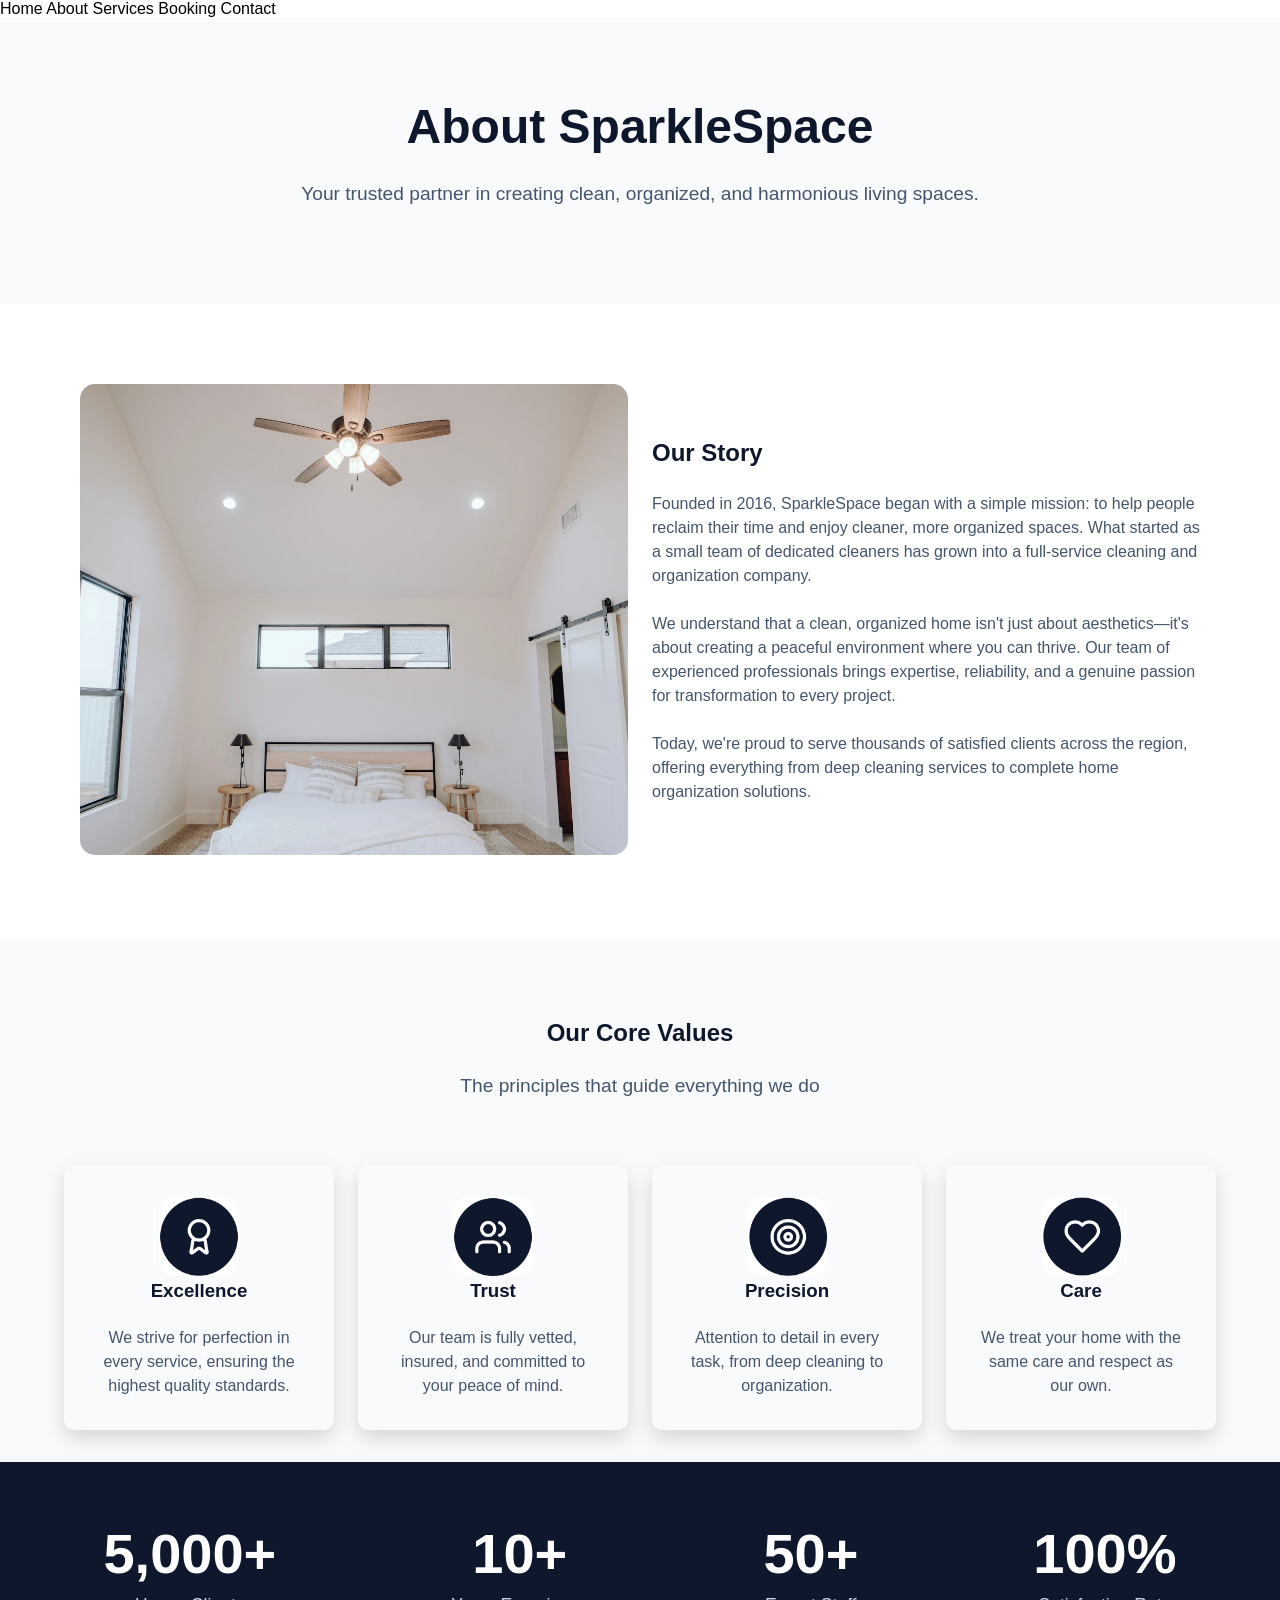
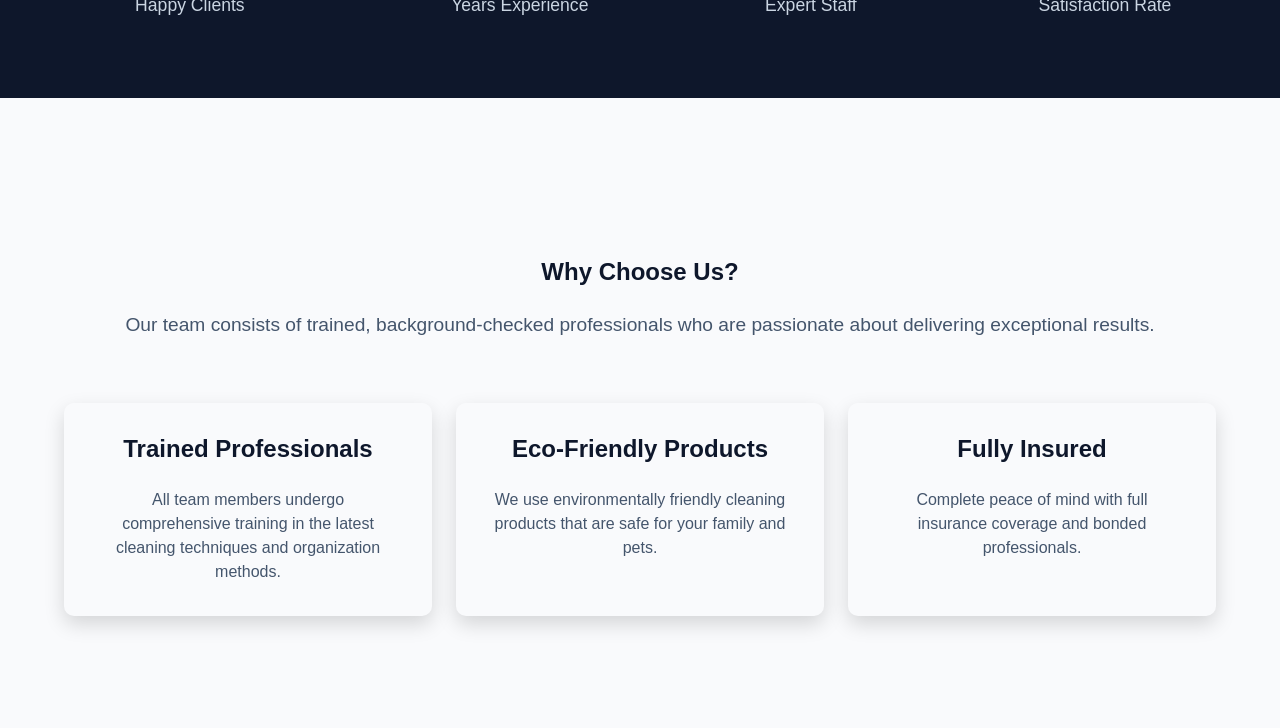
<file: about.html>
<!doctype html>
<html lang="en">
  <head>
    <meta charset="UTF-8" />
    <meta name="viewport" content="width=device-width, initial-scale=1.0" />
    <link rel="icon" href="images/logos-and-icons/favicon-32x32.png" type="image/png" />
    <link rel="stylesheet" href="src/app.css" />
    <title>About - SparkleSpace</title>
  </head>
  <body>
    <header>
      <nav>
        <a href="index.html">Home</a>
        <a href="about.html">About</a>
        <a href="services.html">Services</a>
        <a href="booking.html">Booking</a>
        <a href="contact.html">Contact</a>
      </nav>
    </header>
    <main>
      <!----------------------- HERO --------------------------->
      <section class="sec-alt">
        <h1 class="hero-heading">About SparkleSpace</h1>
        <p class="heading-description">
          Your trusted partner in creating clean, organized, and harmonious living spaces.
        </p>
      </section>
      <!----------------------- SECTION --------------------------->
      <section class="section-container sec-flex">
        <div class="flex-item">
          <img src="images/header.jpeg" alt="clean bedroom" width="100%" />
        </div>

        <div class="text-left flex-item">
          <h1>Our Story</h1>
          <p>
            Founded in 2016, SparkleSpace began with a simple mission: to help people reclaim their
            time and enjoy cleaner, more organized spaces. What started as a small team of dedicated
            cleaners has grown into a full-service cleaning and organization company. <br />
            <br />
            We understand that a clean, organized home isn't just about aesthetics—it's about
            creating a peaceful environment where you can thrive. Our team of experienced
            professionals brings expertise, reliability, and a genuine passion for transformation to
            every project. <br />
            <br />
            Today, we're proud to serve thousands of satisfied clients across the region, offering
            everything from deep cleaning services to complete home organization solutions.
          </p>
        </div>
      </section>
      <!----------------------- SECTION --------------------------->
      <section class="sec-alt">
        <h1>Our Core Values</h1>
        <p class="heading-description">The principles that guide everything we do</p>
        <div class="cards-container even">
          <div class="card">
            <img src="images/logos-and-icons/values/excellence.png" alt="icon" width="80px" />
            <h3>Excellence</h3>
            <p>
              We strive for perfection in every service, ensuring the highest quality standards.
            </p>
          </div>
          <div class="card">
            <img src="images/logos-and-icons/values/trust.png" alt="icon" width="80px" />
            <h3>Trust</h3>
            <p>Our team is fully vetted, insured, and committed to your peace of mind.</p>
          </div>
          <div class="card">
            <img src="images/logos-and-icons/values/precision.png" alt="icon" width="80px" />
            <h3>Precision</h3>
            <p>Attention to detail in every task, from deep cleaning to organization.</p>
          </div>
          <div class="card">
            <img src="images/logos-and-icons/values/care.png" alt="icon" width="80px" />
            <h3>Care</h3>
            <p>We treat your home with the same care and respect as our own.</p>
          </div>
        </div>

        <!----------------------- SECTION --------------------------->
        <div class="highlight-section">
          <p>
            <strong>5,000+</strong> <br />
            <small>Happy Clients</small>
          </p>

          <p>
            <strong>10+</strong> <br />
            <small>Years Experience</small>
          </p>

          <p>
            <strong>50+</strong> <br />
            <small>Expert Staff</small>
          </p>

          <p>
            <strong>100%</strong> <br />
            <small>Satisfaction Rate</small>
          </p>
        </div>
      </section>
      <!----------------------- SECTION --------------------------->
      <section class="sec-alt">
        <h1>Why Choose Us?</h1>
        <p class="heading-description">
          Our team consists of trained, background-checked professionals who are passionate about
          delivering exceptional results.
        </p>
        <div class="cards-container">
          <div class="card">
            <h2>Trained Professionals</h2>
            <p>
              All team members undergo comprehensive training in the latest cleaning techniques and
              organization methods.
            </p>
          </div>
          <div class="card">
            <h2>Eco-friendly Products</h2>
            <p>
              We use environmentally friendly cleaning products that are safe for your family and
              pets.
            </p>
          </div>
          <div class="card">
            <h2>Fully Insured</h2>
            <p>Complete peace of mind with full insurance coverage and bonded professionals.</p>
          </div>
        </div>
      </section>
    </main>
    <!----------------------- SECTION --------------------------->
    <footer></footer>
  </body>
</html>
</file>
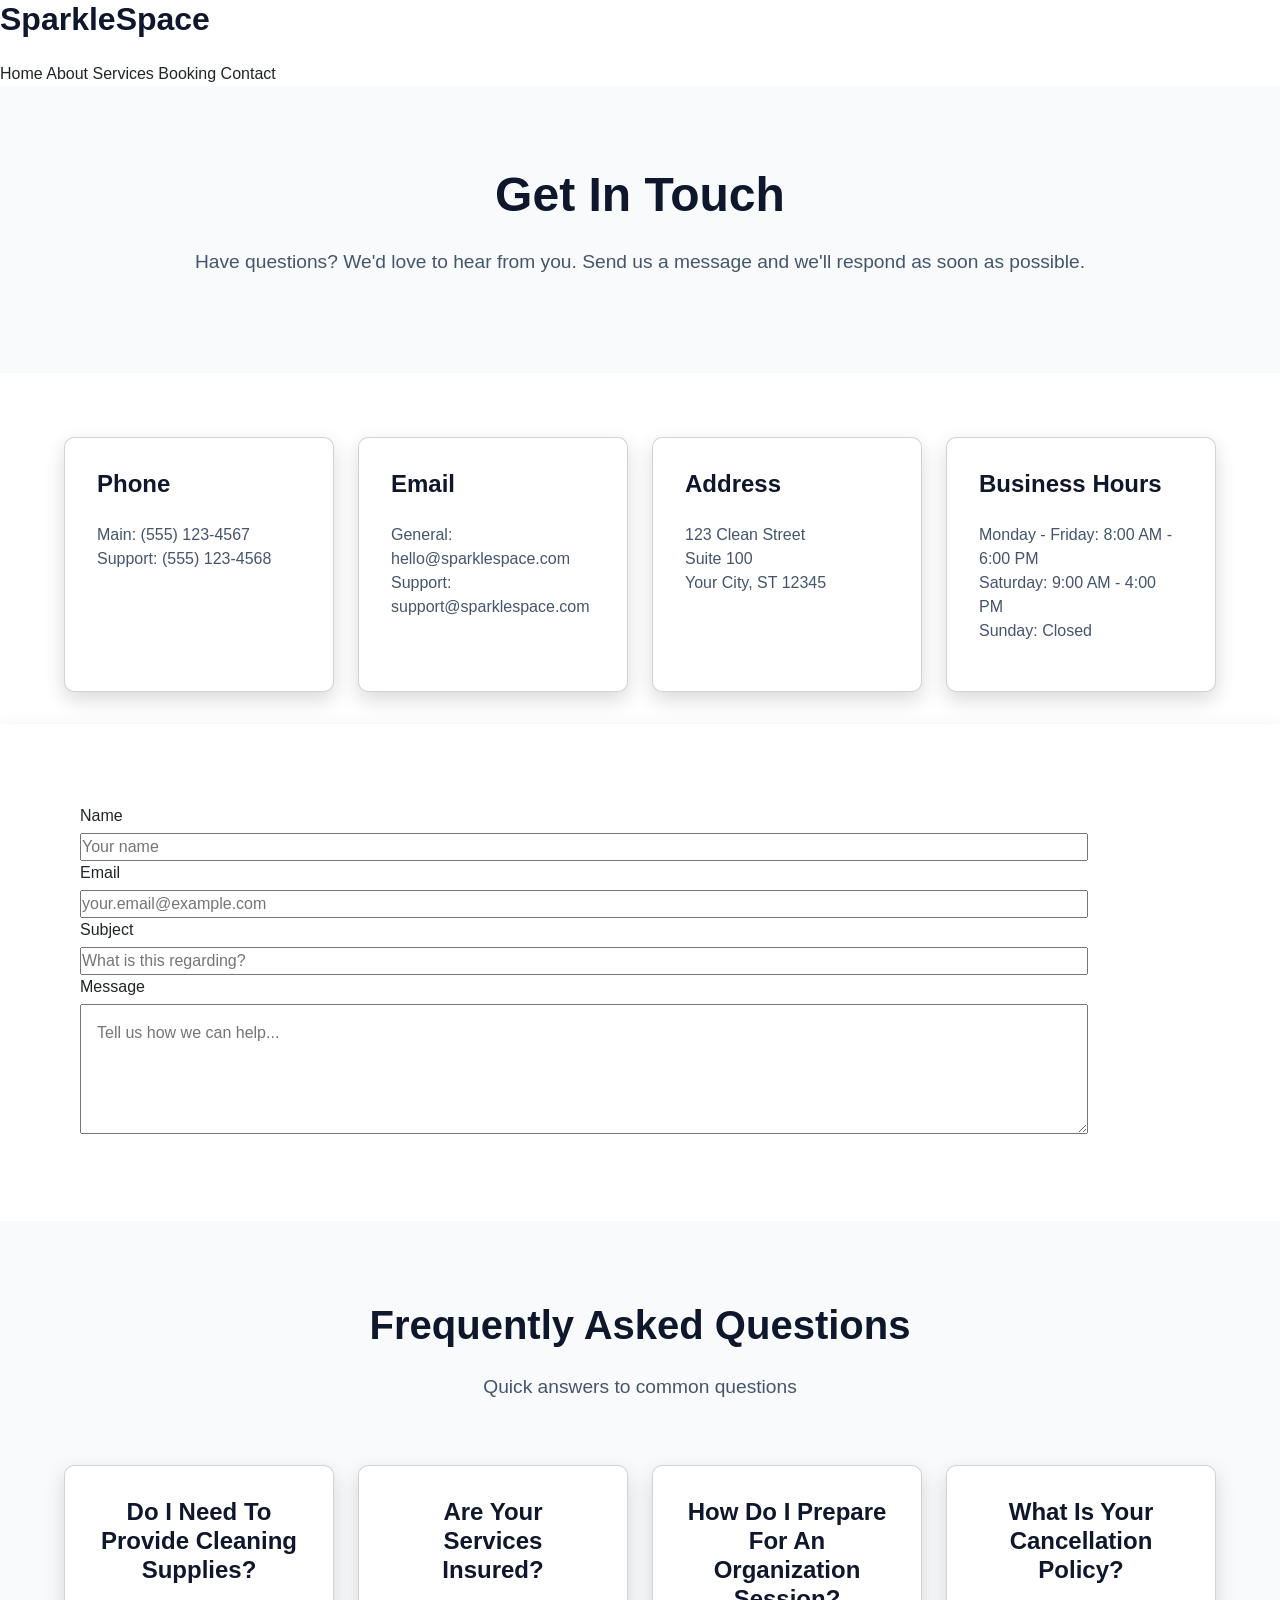
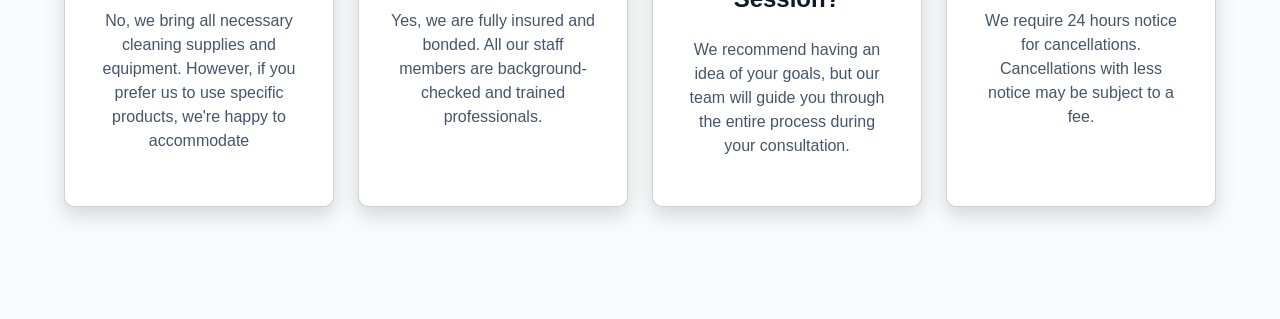
<file: contact.html>
<!doctype html>
<html lang="en">
  <head>
    <meta charset="UTF-8" />

    <meta name="viewport" content="width=device-width, initial-scale=1.0" />
    <link
      href="https://cdn.jsdelivr.net/npm/bootstrap@5.3.8/dist/css/bootstrap.min.css"
      rel="stylesheet"
      integrity="sha384-sRIl4kxILFvY47J16cr9ZwB07vP4J8+LH7qKQnuqkuIAvNWLzeN8tE5YBujZqJLB"
      crossorigin="anonymous"
    />
    <link rel="icon" href="images/logos-and-icons/favicon-32x32.png" type="image/png" />
    <link rel="stylesheet" href="src/app.css" />
    <title>Contact - SparkleSpace</title>
  </head>
  <body>
    <header>
      <h2>SparkleSpace</h2>
      <nav>
        <a href="index.html">Home</a>
        <a href="about.html">About</a>
        <a href="services.html">Services</a>
        <a href="booking.html">Booking</a>
        <a href="contact.html">Contact</a>
      </nav>
    </header>
    <main>
      <!----------------------- HERO --------------------------->
      <section class="sec-alt">
        <h1 class="hero-heading">Get in Touch</h1>
        <p class="heading-description">
          Have questions? We'd love to hear from you. Send us a message and we'll respond as soon as
          possible.
        </p>
      </section>
      <!----------------------- SECTION --------------------------->
      <section>
        <div class="cards-container">
          <div class="card">
            <h4>Phone</h4>
            <p class="small-text">
              Main: (555) 123-4567 <br />

              Support: (555) 123-4568
            </p>
          </div>
          <div class="card">
            <h4>Email</h4>
            <p class="small-text">
              General: hello@sparklespace.com <br />

              Support: support@sparklespace.com
            </p>
          </div>
          <div class="card">
            <h4>Address</h4>
            <p class="small-text">
              123 Clean Street <br />

              Suite 100 <br />

              Your City, ST 12345
            </p>
          </div>
          <div class="card">
            <h4>Business Hours</h4>
            <p class="small-text">
              Monday - Friday: 8:00 AM - 6:00 PM <br />

              Saturday: 9:00 AM - 4:00 PM <br />

              Sunday: Closed
            </p>
          </div>
        </div>
        <div>
          <form>
            <div class="form-group">
              <label for="name">Name</label>
              <input type="text" id="name" placeholder="Your name" required />
            </div>

            <div class="form-group">
              <label for="email">Email</label>
              <input type="email" id="email" placeholder="your.email@example.com" required />
            </div>

            <div class="form-group">
              <label for="subject">Subject</label>
              <input type="text" id="subject" placeholder="What is this regarding?" />
            </div>

            <div class="form-group">
              <label for="message">Message</label>
              <textarea
                class="text-area"
                name="message"
                id="message"
                rows="4"
                placeholder="Tell us how we can help..."
              ></textarea>
            </div>
          </form>
          <div></div>
        </div>
      </section>
      <!----------------------- SECTION --------------------------->
      <section class="sec-alt">
        <h1>Frequently Asked Questions</h1>
        <p class="heading-description">Quick answers to common questions</p>
        <div class="cards-container even">
          <div class="card">
            <h4>Do I need to provide cleaning supplies?</h4>
            <p class="small-text">
              No, we bring all necessary cleaning supplies and equipment. However, if you prefer us
              to use specific products, we're happy to accommodate
            </p>
          </div>
          <div class="card">
            <h4>Are your services insured?</h4>
            <p class="small-text">
              Yes, we are fully insured and bonded. All our staff members are background-checked and
              trained professionals.
            </p>
          </div>
          <div class="card">
            <h4>How do I prepare for an organization session?</h4>
            <p class="small-text">
              We recommend having an idea of your goals, but our team will guide you through the
              entire process during your consultation.
            </p>
          </div>
          <div class="card">
            <h4>What is your cancellation policy?</h4>
            <p class="small-text">
              We require 24 hours notice for cancellations. Cancellations with less notice may be
              subject to a fee.
            </p>
          </div>
        </div>
      </section>
    </main>
    <!----------------------- SECTION --------------------------->
    <footer></footer>
    <script
      src="https://cdn.jsdelivr.net/npm/bootstrap@5.3.8/dist/js/bootstrap.bundle.min.js"
      integrity="sha384-FKyoEForCGlyvwx9Hj09JcYn3nv7wiPVlz7YYwJrWVcXK/BmnVDxM+D2scQbITxI"
      crossorigin="anonymous"
    ></script>
  </body>
</html>
</file>
<file: src/app.css>
/* -------COLOR-------

PRIMARY
Base: #0a9396 (dark cyan)
Tint: #94d2bd (pearl aqua)
Shade: #005f73 (dark teal)

SECONDARY
Base: #ee9b00 (golden orange)
Tint: #e9d8a6 (wheat)
Shade: #ca6702 (burnt caramel)

TERTIARY
Base: #ae2012 (oxidized iron)
Tint: #bb3e03 (rusty spice)
Shade: #9b2226 (brown red)
*/

/*========================================================
-------------------   GLOBAL ---------------------
=========================================================== */

/* --------------------- Variales ------------ */
:root {
  --primary-color: #0e172b;
}

* {
  padding: 0;
  margin: 0;
}

body {
  font-family: "poppins", sans-serif;
}

/* prettier-ignore */
h1, h2, h3, h4, h5 {
  font-weight: 700;
  line-height: 1.2;
  color: #0E172B;
  text-transform: capitalize;
  margin-bottom: 1.5rem;
}

p {
  color: #44556c;
  line-height: 1.5rem;
  font-size: 1rem;
}
a {
  text-decoration: none;
  color: inherit;
}

ul {
  list-style: none;
}
img {
  border-radius: 15px;
}

.heading-description {
  font-size: 1.2rem;
  line-height: 1.8rem;
  margin-bottom: 1rem;
}

/*========================================================
------------------- SECTIONS ---------------------
=========================================================== */
.section-container {
  padding: 5rem 0rem 5rem 0rem;
  text-align: center;
}
.sec-alt {
  padding: 5rem 0rem 5rem 0rem;
  background-color: #f9fafc;
  text-align: center;
}
.sec-flex {
  display: flex;
  justify-content: space-around;
  align-items: center;
  align-items: center;
  padding: 5rem 5rem;
  gap: 1.5rem;
}
.sec-flex img {
  object-fit: cover;
}

.text-left {
  text-align: left;
}
.flex-item {
  width: 50%;
}
@media (max-width: 768px) {
  .sec-flex {
    display: grid;
  }
  .flex-item {
    width: 100%;
  }
}

/* ------------------ NAVBAR --------------- */
.navbar {
  width: 100%;
  position: fixed;
  top: 0;
  background-color: white;
  border-bottom: 1px solid rgb(229, 229, 229);
  padding: 1rem;
}
.nav-container {
  display: flex;
  justify-content: space-between;
  align-items: center;
  padding-right: 4rem;
}
.nav-container h2 {
  margin-bottom: 0;
}
.nav-items-container {
  display: flex;
  gap: 1rem;
  color: #637286;
}

.nav-item:hover,
.nav-item:active {
  color: #19292d;
}
.navbar-side {
  display: none;
}
@media (max-width: 768px) {
  .navbar {
    z-index: 999;
  }
}
/* ------------------- HERO ---------------- */

.hero {
  display: flex;
  justify-content: space-between;
  align-items: center;
  margin-top: 3rem;
  padding: 5rem 2rem;
}

/* ---Text section---- */
.hero-text-container {
  flex: 1;
  min-width: 50%;
  text-align: left;
}
.hero-heading {
  font-weight: 620;
  font-size: 3rem;
}

.hero ul {
  display: flex;
  gap: 1rem;
  margin-top: 3rem;
}

/* ---Picture section div--- */
.hero div {
  flex: 1;
  min-width: 50%;
  transition:
    transform 1s ease,
    opacity 0.3s ease;
}

.hero img {
  border-radius: 15px;
  width: 100%;
  box-shadow: 0 4px 6px rgba(0, 0, 0.15, 0.15);
}

/* Hero Responsiveness--- */
@media (max-width: 768px) {
  .hero {
    flex-direction: column;
  }
  .hero-text-container {
    width: 100%;
    order: 1;
    transform: translateY(-10px);
  }
  .hero ul {
    margin-bottom: 5rem;
    flex-direction: column;
  }
  .hero div {
    width: 100%;
    order: 2;
    transform: translateY(10px);
  }
  .hero .btn {
    display: block;
    text-align: center;
  }
}

/* -------------------- MAIN --------------------- */

/* Cards that need text left align */

/* ---OUR STORY--- */

/* --- HIGHLIGHT SECTION ---*/

.highlight-section {
  background-color: var(--primary-color);
  display: flex;
  justify-content: space-around;
  color: white;
  padding: 5rem 1rem;
}
.highlight-section strong {
  color: white;
  font-weight: 600;
  font-size: 3.5rem;
}
.highlight-section small {
  display: inline-block;
  font-size: 1.1rem;
  margin-top: 0.8rem;
  color: #cad5e2;
}
@media (max-width: 676px) {
  .highlight-section {
    display: grid;
    grid-template-columns: 1fr 1fr;
    gap: 1rem;
    padding: 2rem 1rem;
  }
  .highlight-section strong {
    font-size: 2.5rem;
  }
}

/* -------------------- FOOTER ------------------ */

footer {
  min-width: 600px;
}
.footer-header {
  background-color: #0e172b;
  padding: 5rem 10rem;
  text-align: center;
}
.footer-heading {
  color: white;
}
.footer-header .heading-description {
  color: #cad5e2;
}
.footer-container {
  background-color: #0e172b;
  display: flex;
  justify-content: space-evenly;
  gap: 2rem;
  padding: 5rem 2rem;
}
.footer-content {
  flex: 1;
}
.footer-text {
  margin-bottom: 2rem;
  color: #cad5e2;
  line-height: 2;
}
.footer-content a:hover {
  color: white;
}
/*========================================================
-------------------   COMPONENTS ---------------------
=========================================================== */

/* ------------------------FORMS---------------------- */

form {
  padding: 5rem;
  box-shadow: 0 8px 20px rgba(0, 0, 0, 0.15);
}

label,
input {
  display: block;
}
label {
  margin-bottom: 5px;
}
input {
  width: 90%;
}
.text-area {
  width: 90%;
  padding: 1rem;
  font-size: 1rem;
}

/* ------------------------BUTTONS-------------------- */
.btn {
  display: inline-block;
  padding: 0.5rem 1rem;
  border-radius: 20px;
  border: 1px solid #cad5e2;
  transition: all 0.25s ease;
  white-space: nowrap;
}

.btn-primary {
  background-color: #0e172b;
  color: white;
}
.btn-primary:hover {
  padding: 0.8rem 1.6rem;
  border-radius: 40px;
}

.btn-secondary {
  background-color: white;
  color: #0e172b;
}
.btn-secondary:hover {
  color: #0e172b;
  background-color: #e1e4e8;
}

/* -----------------------CARDS------------------- */

.cards-container {
  display: flex;
  justify-content: space-evenly;
  gap: 1.5rem;
  padding: 2rem 4rem;
  margin-top: 2rem;
}

.card {
  border-radius: 10px;
  box-shadow: 0 8px 20px rgba(0, 0, 0, 0.15);
  padding: 2rem;
  flex-grow: 1;
  flex-shrink: 1;
  flex-basis: 15rem;
}

.card-icon {
  width: 50px;
  border-radius: 10px;
}

.image-card {
  padding: 0;
  max-width: 25rem;
}
.card-image {
  border-radius: 10px 10px 0 0;
  width: 100%;
  object-fit: cover;
  aspect-ratio: 1;
}

.card-content {
  padding: 3rem 1rem;
  text-align: left;
}

.text-card {
  text-align: left;
  padding: 1.5rem;
}

.card-list li {
  position: relative;
  padding-left: 1.5rem;
  margin: 1rem 0 1rem 0;
  text-align: left;
}

.card-list li::before {
  content: " ";
  background-image: url(/images/logos-and-icons/check-mark.svg);
  background-size: 1rem 1rem;
  background-image: contain;
  background-repeat: no-repeat;
  background-position: center;
  position: absolute;
  left: 0;
  top: 0.125rem;

  width: 1.5rem;
  height: 1.5rem;
  margin-right: 0.5rem;
}

/* ---CARDS MEDIA QUERY ---*/

@media (min-width: 660px) and (max-width: 768px) {
  .cards-container.even {
    display: grid;
    grid-template-columns: 1fr 1fr;
    gap: 1rem;
  }
  .cards-container.odd {
    display: flex;
    flex-direction: column;
    align-items: center;
  }
}

/*Smallest screen */
@media (max-width: 640px) {
  .cards-container {
    flex-direction: column;
  }

  .card.text-card {
    padding-bottom: 0;
  }
  .card-content {
    padding: 1rem 1rem;
    text-align: left;
  }
}
</file>
